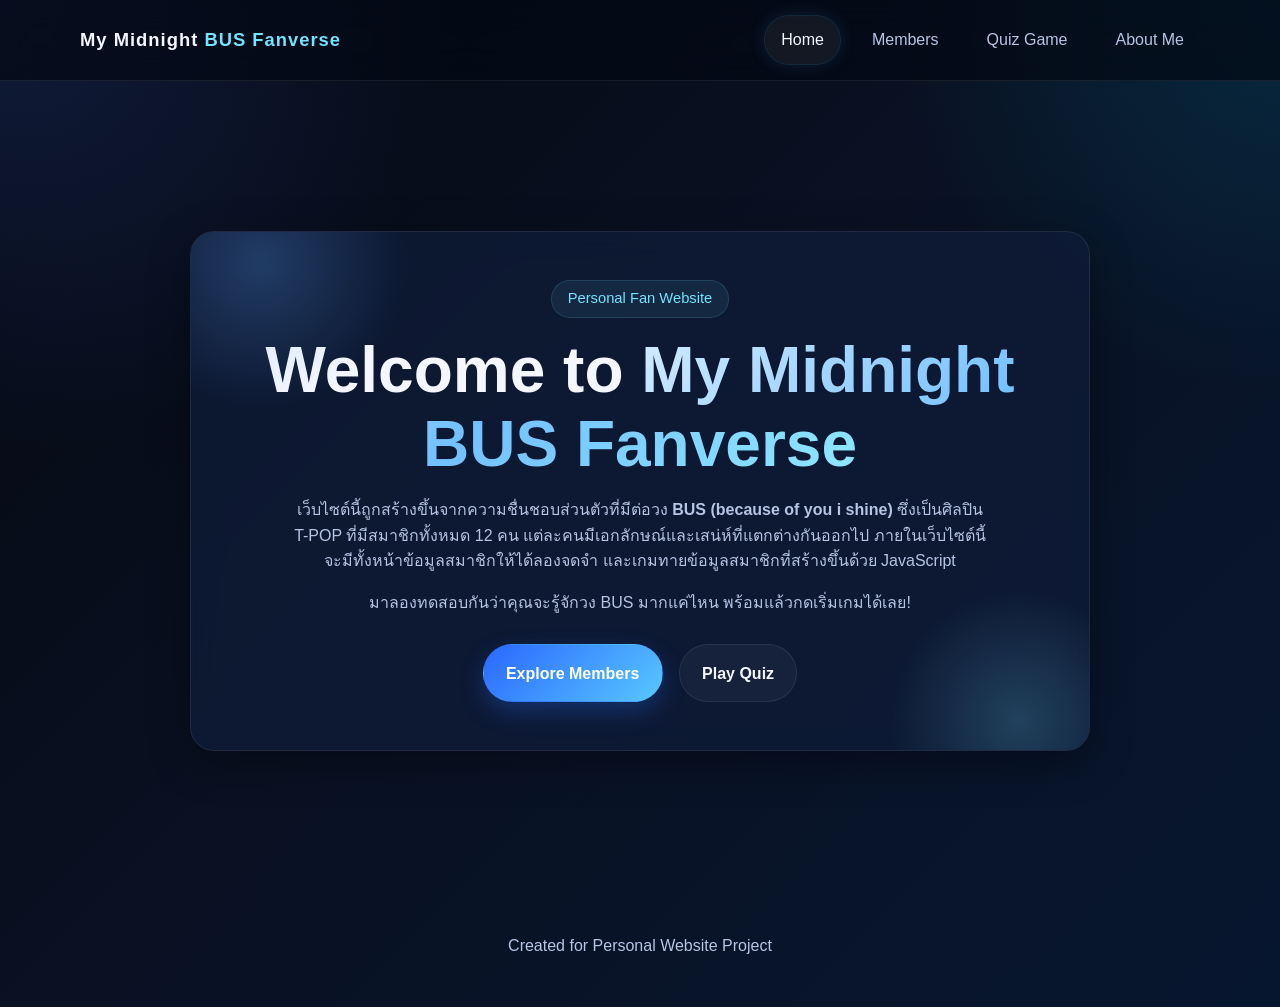
<file: index.html>
<!-- redeploy -->
<!DOCTYPE html>
<html lang="th">
<head>
  <meta charset="UTF-8" />
  <meta name="viewport" content="width=device-width, initial-scale=1.0" />
  <title>My Midnight BUS Fanverse</title>
  <link rel="stylesheet" href="style.css" />
</head>
<body>

  <header class="navbar">
    <div class="container navbar-inner">
      <a href="index.html" class="logo">My Midnight <span>BUS Fanverse</span></a>
      <nav class="nav-links">
        <a href="index.html" class="active">Home</a>
        <a href="members.html">Members</a>
        <a href="game.html">Quiz Game</a>
        <a href="about.html">About Me</a>
      </nav>
    </div>
  </header>

  <main>
    <section class="hero">
      <div class="container">
        <div class="hero-box">

          <p class="eyebrow">Personal Fan Website</p>

          <h1>
            Welcome to <span>My Midnight BUS Fanverse</span>
          </h1>

          <div class="hero-text">
            <p>
              เว็บไซต์นี้ถูกสร้างขึ้นจากความชื่นชอบส่วนตัวที่มีต่อวง
              <strong>BUS (because of you i shine)</strong>
              ซึ่งเป็นศิลปิน T-POP ที่มีสมาชิกทั้งหมด 12 คน
              แต่ละคนมีเอกลักษณ์และเสน่ห์ที่แตกต่างกันออกไป
              ภายในเว็บไซต์นี้จะมีทั้งหน้าข้อมูลสมาชิกให้ได้ลองจดจำ
              และเกมทายข้อมูลสมาชิกที่สร้างขึ้นด้วย JavaScript
            </p>


            <p>
              มาลองทดสอบกันว่าคุณจะรู้จักวง BUS มากแค่ไหน
              พร้อมแล้วกดเริ่มเกมได้เลย!
            </p>
          </div>

          <div class="btn-group">
            <a href="members.html" class="btn btn-primary">Explore Members</a>
            <a href="game.html" class="btn btn-secondary">Play Quiz</a>
          </div>

        </div>
      </div>
    </section>
  </main>

  <footer class="footer">
    <div class="container">
      <p>Created for Personal Website Project</p>
    </div>
  </footer>

</body>
</html>
</file>
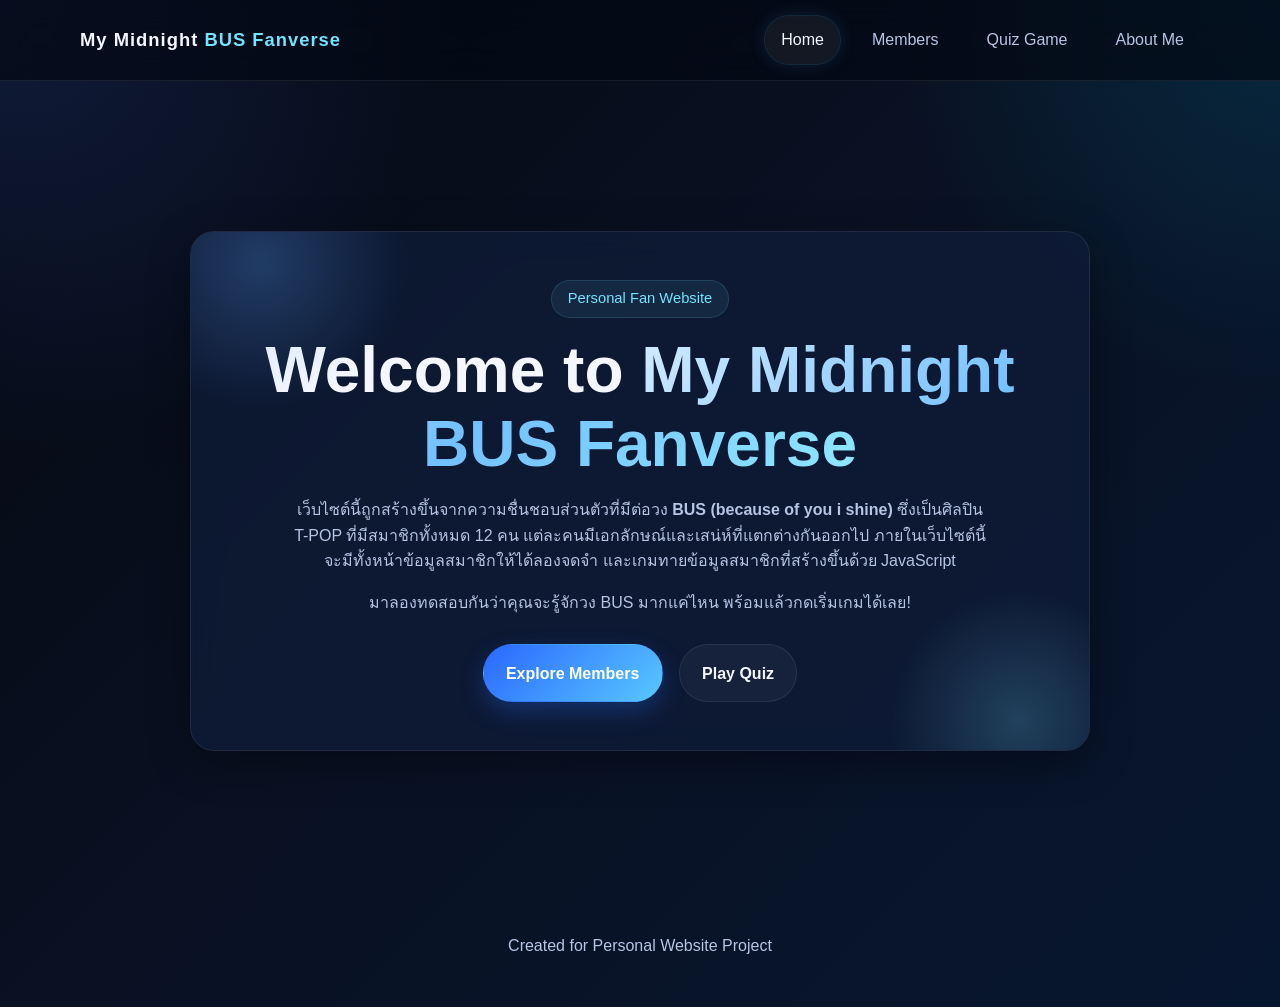
<file: My Midnight BUS Fanverse/index.html>
<!DOCTYPE html>
<html lang="th">
<head>
  <meta charset="UTF-8" />
  <meta name="viewport" content="width=device-width, initial-scale=1.0" />
  <title>My Midnight BUS Fanverse</title>
  <link rel="stylesheet" href="style.css" />
</head>
<body>

  <header class="navbar">
    <div class="container navbar-inner">
      <a href="index.html" class="logo">My Midnight <span>BUS Fanverse</span></a>
      <nav class="nav-links">
        <a href="index.html" class="active">Home</a>
        <a href="members.html">Members</a>
        <a href="game.html">Quiz Game</a>
        <a href="about.html">About Me</a>
      </nav>
    </div>
  </header>

  <main>
    <section class="hero">
      <div class="container">
        <div class="hero-box">

          <p class="eyebrow">Personal Fan Website</p>

          <h1>
            Welcome to <span>My Midnight BUS Fanverse</span>
          </h1>

          <div class="hero-text">
            <p>
              เว็บไซต์นี้ถูกสร้างขึ้นจากความชื่นชอบส่วนตัวที่มีต่อวง
              <strong>BUS (because of you i shine)</strong>
              ซึ่งเป็นศิลปิน T-POP ที่มีสมาชิกทั้งหมด 12 คน
              แต่ละคนมีเอกลักษณ์และเสน่ห์ที่แตกต่างกันออกไป
              ภายในเว็บไซต์นี้จะมีทั้งหน้าข้อมูลสมาชิกให้ได้ลองจดจำ
              และเกมทายข้อมูลสมาชิกที่สร้างขึ้นด้วย JavaScript
            </p>


            <p>
              มาลองทดสอบกันว่าคุณจะรู้จักวง BUS มากแค่ไหน
              พร้อมแล้วกดเริ่มเกมได้เลย!
            </p>
          </div>

          <div class="btn-group">
            <a href="members.html" class="btn btn-primary">Explore Members</a>
            <a href="game.html" class="btn btn-secondary">Play Quiz</a>
          </div>

        </div>
      </div>
    </section>
  </main>

  <footer class="footer">
    <div class="container">
      <p>Created for Personal Website Project</p>
    </div>
  </footer>

</body>
</html>
</file>
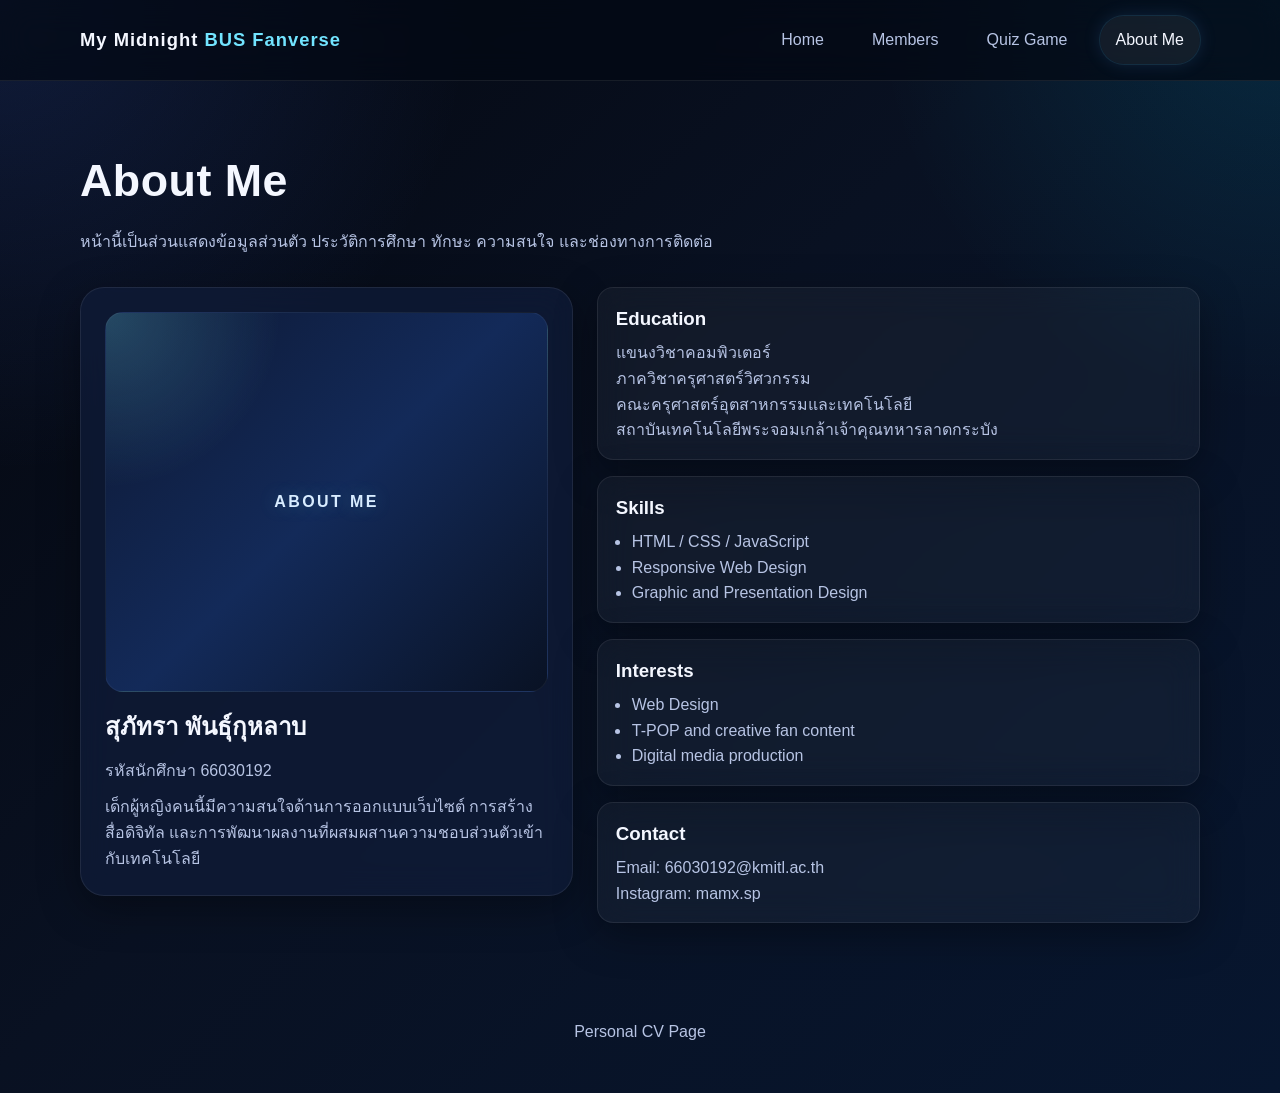
<file: about.html>
<!DOCTYPE html>
<html lang="th">
<head>
  <meta charset="UTF-8" />
  <meta name="viewport" content="width=device-width, initial-scale=1.0" />
  <title>About Me | My Midnight BUS Fanverse</title>
  <link rel="stylesheet" href="style.css" />
</head>
<body>
  <header class="navbar">
    <div class="container navbar-inner">
      <a href="index.html" class="logo">My Midnight <span>BUS Fanverse</span></a>
      <nav class="nav-links">
        <a href="index.html">Home</a>
        <a href="members.html">Members</a>
        <a href="game.html">Quiz Game</a>
        <a href="about.html" class="active">About Me</a>
      </nav>
    </div>
  </header>

  <main class="section">
    <div class="container">
      <h1 class="section-title">About Me</h1>
      <p class="section-desc">
        หน้านี้เป็นส่วนแสดงข้อมูลส่วนตัว ประวัติการศึกษา ทักษะ ความสนใจ และช่องทางการติดต่อ
      </p>

      <div class="about-grid">
        <div class="glass-card profile-card">
          <div class="profile-image">ABOUT ME</div>
          <h2>สุภัทรา พันธุ์กุหลาบ</h2>
          <p class="profile-text">
            รหัสนักศึกษา 66030192
          </p>
          <p class="profile-text">
            เด็กผู้หญิงคนนี้มีความสนใจด้านการออกแบบเว็บไซต์ การสร้างสื่อดิจิทัล
            และการพัฒนาผลงานที่ผสมผสานความชอบส่วนตัวเข้ากับเทคโนโลยี
          </p>
        </div>

        <div class="info-list">
          <div class="glass-card info-card info-item">
            <h3>Education</h3>
            <p>แขนงวิชาคอมพิวเตอร์</p>
            <p>ภาควิชาครุศาสตร์วิศวกรรม</p>
            <p>คณะครุศาสตร์อุตสาหกรรมและเทคโนโลยี</p>
            <p>สถาบันเทคโนโลยีพระจอมเกล้าเจ้าคุณทหารลาดกระบัง</p>
          </div>

          <div class="glass-card info-card info-item">
            <h3>Skills</h3>
            <ul>
              <li>HTML / CSS / JavaScript</li>
              <li>Responsive Web Design</li>
              <li>Graphic and Presentation Design</li>
            </ul>
          </div>

          <div class="glass-card info-card info-item">
            <h3>Interests</h3>
            <ul>
              <li>Web Design</li>
              <li>T-POP and creative fan content</li>
              <li>Digital media production</li>
            </ul>
          </div>

          <div class="glass-card info-card info-item">
            <h3>Contact</h3>
            <p>Email: 66030192@kmitl.ac.th</p>
            <p>Instagram: mamx.sp</p>
          </div>
        </div>
      </div>
    </div>
  </main>

  <footer class="footer">
    <div class="container">
      <p>Personal CV Page</p>
    </div>
  </footer>
</body>
</html>
</file>
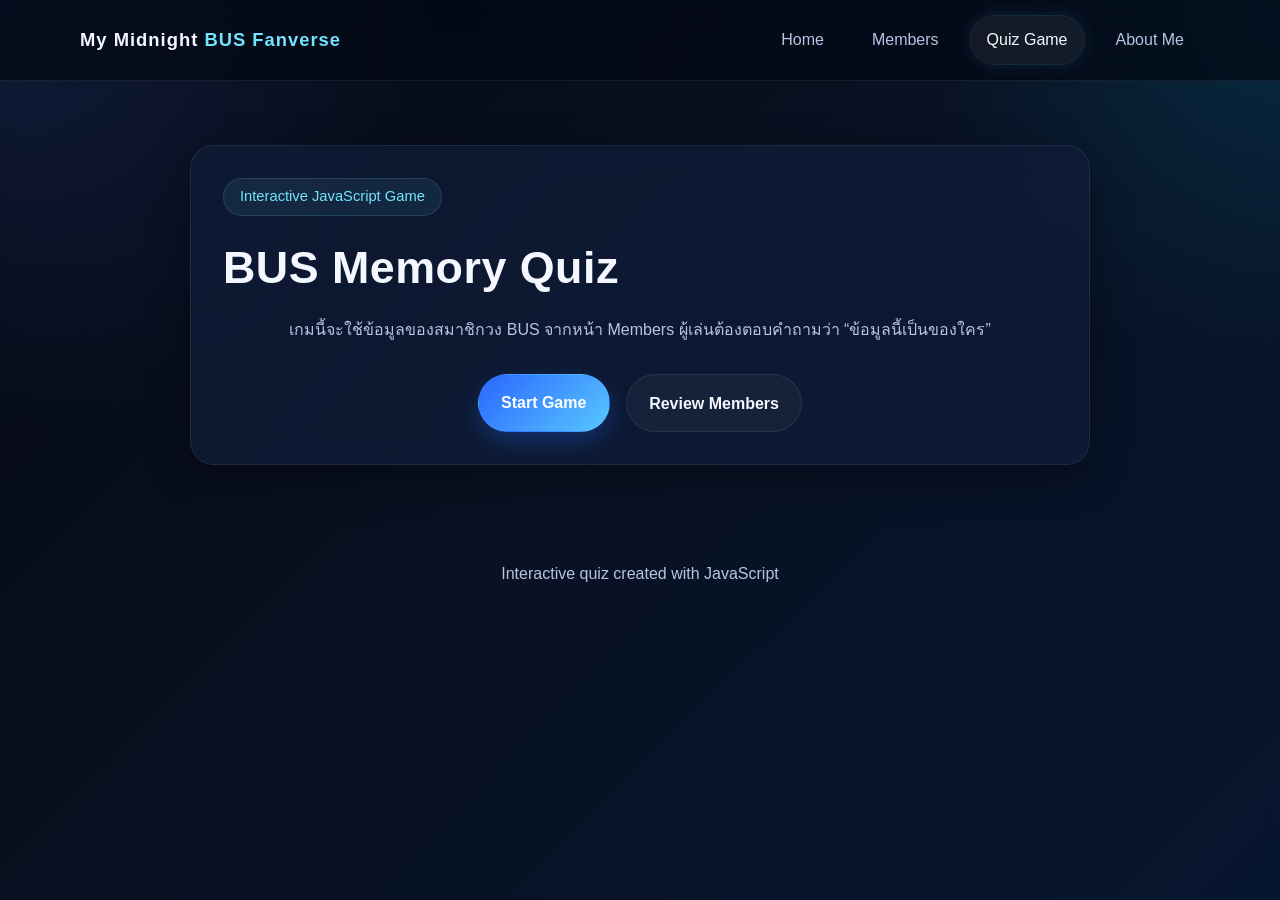
<file: game.html>
<!DOCTYPE html>
<html lang="th">
<head>
  <meta charset="UTF-8" />
  <meta name="viewport" content="width=device-width, initial-scale=1.0" />
  <title>Quiz Game | My Midnight BUS Fanverse</title>
  <link rel="stylesheet" href="style.css" />
</head>
<body>
  <header class="navbar">
    <div class="container navbar-inner">
      <a href="index.html" class="logo">My Midnight <span>BUS Fanverse</span></a>
      <nav class="nav-links">
        <a href="index.html">Home</a>
        <a href="members.html">Members</a>
        <a href="game.html" class="active">Quiz Game</a>
        <a href="about.html">About Me</a>
      </nav>
    </div>
  </header>

  <main class="section">
    <div class="container quiz-shell">

      <noscript>
        <section class="glass-card quiz-screen">
          <p class="eyebrow">JavaScript Required</p>
          <h1 class="section-title">BUS Memory Quiz</h1>
          <p class="section-desc center-text">
            เกมนี้ต้องเปิดใช้งาน JavaScript จึงจะสามารถเล่นได้
            กรุณาเปิด JavaScript ในเบราว์เซอร์ของคุณ แล้วรีเฟรชหน้าอีกครั้ง
          </p>
          <div class="btn-group center-buttons">
            <a href="members.html" class="btn btn-secondary">Back to Members</a>
          </div>
        </section>
      </noscript>

      <!-- หน้าเริ่มเกม -->
      <section class="glass-card quiz-screen" id="startScreen">
        <p class="eyebrow">Interactive JavaScript Game</p>
        <h1 class="section-title">BUS Memory Quiz</h1>
        <p class="section-desc center-text">
          เกมนี้จะใช้ข้อมูลของสมาชิกวง BUS จากหน้า Members
          ผู้เล่นต้องตอบคำถามว่า “ข้อมูลนี้เป็นของใคร”
        </p>



        <div class="btn-group center-buttons">
          <button class="btn btn-primary" id="startBtn">Start Game</button>
          <a href="members.html" class="btn btn-secondary">Review Members</a>
        </div>
      </section>

      <!-- หน้าเล่นเกม -->
      <section class="glass-card quiz-screen hidden" id="quizScreen">
        <div class="progress-bar">
          <div class="progress-fill" id="progressFill"></div>
        </div>

        <div class="quiz-meta">
          <p id="questionCount">Question 1 / 12</p>
          <p id="scoreText">Score: 0</p>
        </div>

        <h2 class="quiz-question" id="questionText">คำถามจะแสดงตรงนี้</h2>

        <div class="answer-grid" id="answerButtons"></div>

        <p class="feedback" id="feedback"></p>

        <div class="quiz-actions">
          <button class="btn btn-secondary hidden" id="nextBtn">Next Question</button>
        </div>
      </section>

      <!-- หน้าคะแนน -->
      <section class="glass-card score-screen hidden" id="scoreScreen">
        <p class="eyebrow">Final Result</p>
        <h1 class="section-title">Your Score</h1>

        <div class="score-circle">
          <span id="finalScore">0/12</span>
        </div>

        <h2 class="score-level" id="scoreLevel">BUS Fan Level</h2>
        <p class="section-desc center-text" id="scoreMessage">
          ข้อความสรุปผลจะขึ้นตรงนี้
        </p>

        <div class="btn-group center-buttons">
          <button class="btn btn-primary" id="restartBtn">Play Again</button>
          <a href="members.html" class="btn btn-secondary">Back to Members</a>
        </div>
      </section>

    </div>
  </main>

  <footer class="footer">
    <div class="container">
      <p>Interactive quiz created with JavaScript</p>
    </div>
  </footer>

  <script src="script.js"></script>
</body>
</html>
</file>
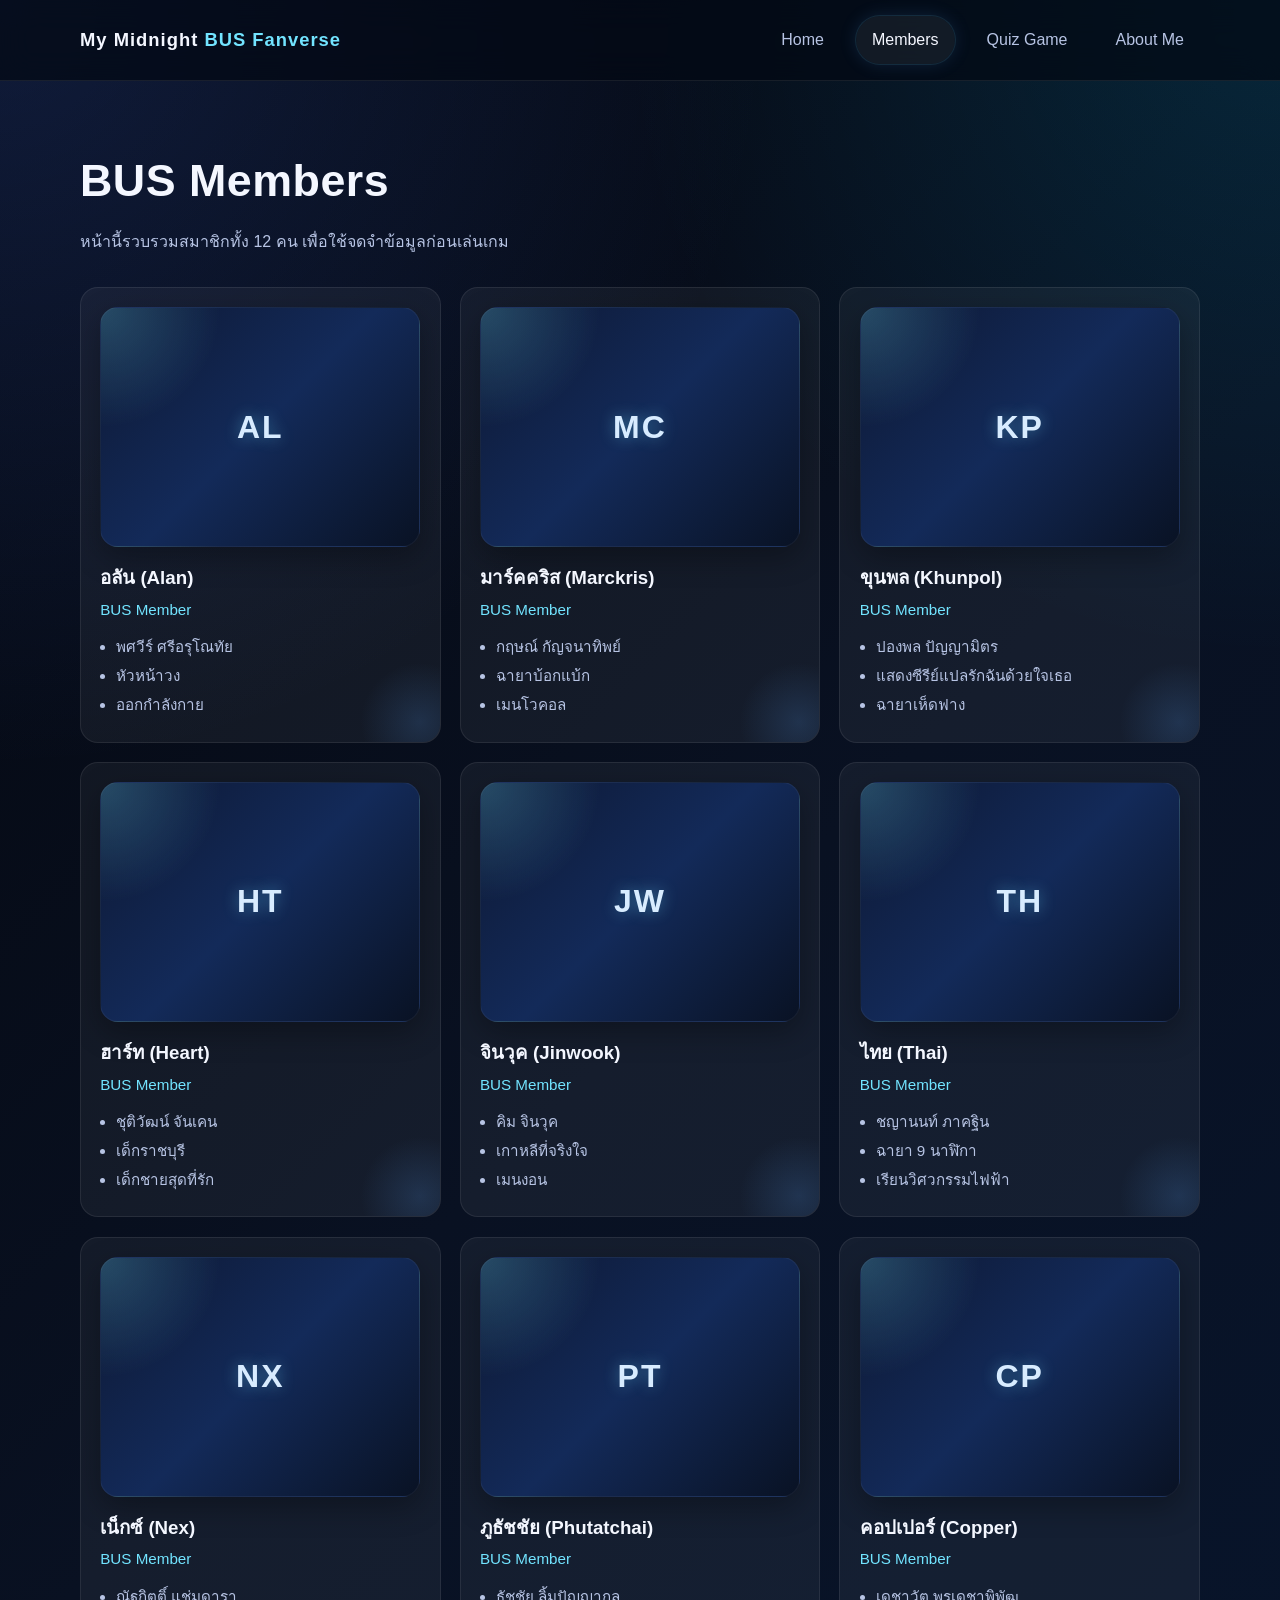
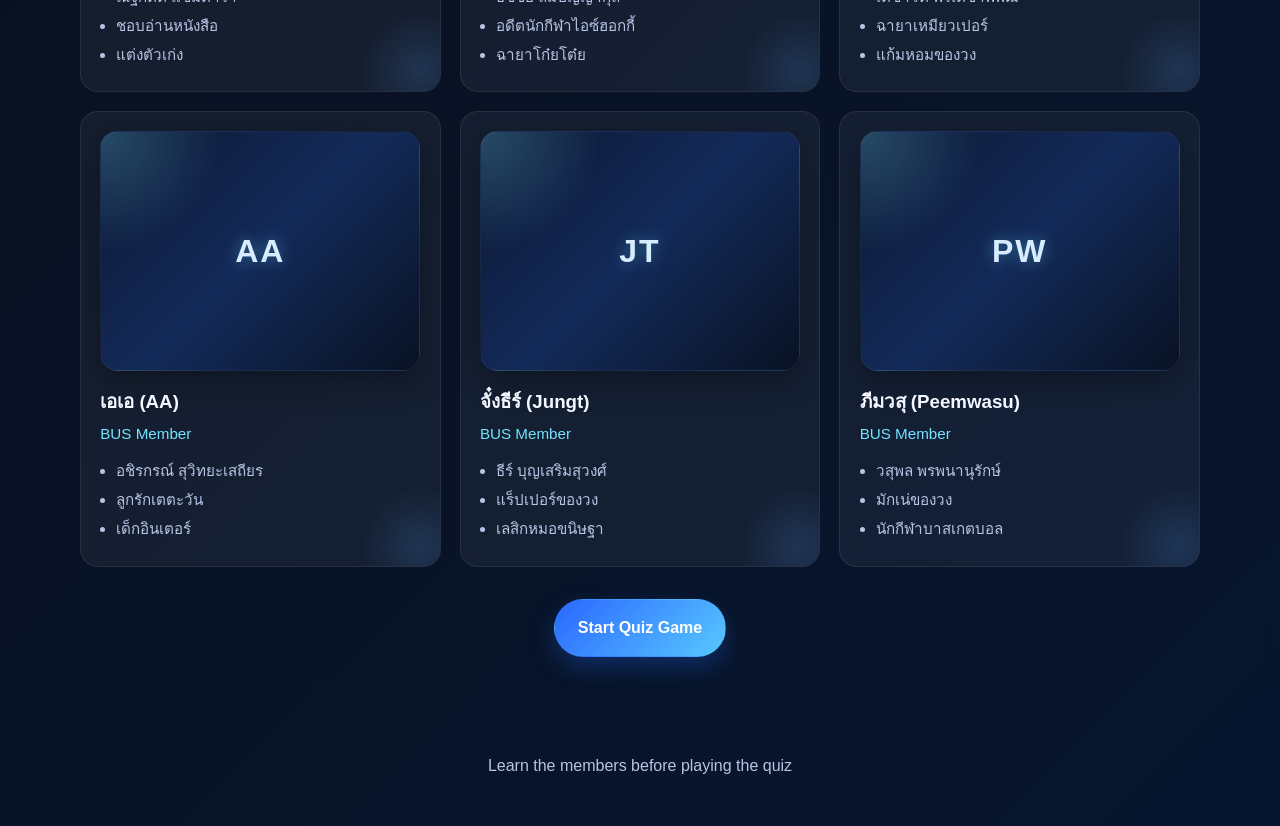
<file: members.html>
<!DOCTYPE html>
<html lang="th">
<head>
  <meta charset="UTF-8" />
  <meta name="viewport" content="width=device-width, initial-scale=1.0" />
  <title>Members | My Midnight BUS Fanverse</title>
  <link rel="stylesheet" href="style.css" />
</head>
<body>

  <header class="navbar">
    <div class="container navbar-inner">
      <a href="index.html" class="logo">My Midnight <span>BUS Fanverse</span></a>
      <nav class="nav-links">
        <a href="index.html">Home</a>
        <a href="members.html" class="active">Members</a>
        <a href="game.html">Quiz Game</a>
        <a href="about.html">About Me</a>
      </nav>
    </div>
  </header>

  <main class="section">
    <div class="container">
      <h1 class="section-title">BUS Members</h1>
      <p class="section-desc">
        หน้านี้รวบรวมสมาชิกทั้ง 12 คน เพื่อใช้จดจำข้อมูลก่อนเล่นเกม
      </p>

      <div class="member-grid">

        <!-- 1 -->
        <article class="member-card">
          <div class="member-avatar">AL</div>
          <h3>อลัน (Alan)</h3>
          <p class="member-role">BUS Member</p>
          <ul class="member-info">
            <li>พศวีร์ ศรีอรุโณทัย</li>
            <li>หัวหน้าวง</li>
            <li>ออกกำลังกาย</li>
          </ul>
        </article>

        <!-- 2 -->
        <article class="member-card">
          <div class="member-avatar">MC</div>
          <h3>มาร์คคริส (Marckris)</h3>
          <p class="member-role">BUS Member</p>
          <ul class="member-info">
            <li>กฤษณ์ กัญจนาทิพย์</li>
            <li>ฉายาบ้อกแบ้ก</li>
            <li>เมนโวคอล</li>
          </ul>
        </article>

        <!-- 3 -->
        <article class="member-card">
          <div class="member-avatar">KP</div>
          <h3>ขุนพล (Khunpol)</h3>
          <p class="member-role">BUS Member</p>
          <ul class="member-info">
            <li>ปองพล ปัญญามิตร</li>
            <li>แสดงซีรีย์แปลรักฉันด้วยใจเธอ</li>
            <li>ฉายาเห็ดฟาง</li>
          </ul>
        </article>

        <!-- 4 -->
        <article class="member-card">
          <div class="member-avatar">HT</div>
          <h3>ฮาร์ท (Heart)</h3>
          <p class="member-role">BUS Member</p>
          <ul class="member-info">
            <li>ชุติวัฒน์ จันเคน</li>
            <li>เด็กราชบุรี</li>
            <li>เด็กชายสุดที่รัก</li>
          </ul>
        </article>

        <!-- 5 -->
        <article class="member-card">
          <div class="member-avatar">JW</div>
          <h3>จินวุค (Jinwook)</h3>
          <p class="member-role">BUS Member</p>
          <ul class="member-info">
            <li>คิม จินวุค</li>
            <li>เกาหลีที่จริงใจ</li>
            <li>เมนงอน</li>
          </ul>
        </article>

        <!-- 6 -->
        <article class="member-card">
          <div class="member-avatar">TH</div>
          <h3>ไทย (Thai)</h3>
          <p class="member-role">BUS Member</p>
          <ul class="member-info">
            <li>ชญานนท์ ภาคฐิน</li>
            <li>ฉายา 9 นาฬิกา</li>
            <li>เรียนวิศวกรรมไฟฟ้า</li>
          </ul>
        </article>

        <!-- 7 -->
        <article class="member-card">
          <div class="member-avatar">NX</div>
          <h3>เน็กซ์ (Nex)</h3>
          <p class="member-role">BUS Member</p>
          <ul class="member-info">
            <li>ณัฐกิตติ์ แช่มดารา</li>
            <li>ชอบอ่านหนังสือ</li>
            <li>แต่งตัวเก่ง</li>
          </ul>
        </article>

        <!-- 8 -->
        <article class="member-card">
          <div class="member-avatar">PT</div>
          <h3>ภูธัชชัย (Phutatchai)</h3>
          <p class="member-role">BUS Member</p>
          <ul class="member-info">
            <li>ธัชชัย ลิ้มปัญญากุล</li>
            <li>อดีตนักกีฬาไอซ์ฮอกกี้</li>
            <li>ฉายาโก๋ยโต๋ย</li>
          </ul>
        </article>

        <!-- 9 -->
        <article class="member-card">
          <div class="member-avatar">CP</div>
          <h3>คอปเปอร์ (Copper)</h3>
          <p class="member-role">BUS Member</p>
          <ul class="member-info">
            <li>เดชาวัต พรเดชาพิพัฒ</li>
            <li>ฉายาเหมียวเปอร์</li>
            <li>แก้มหอมของวง</li>
          </ul>
        </article>

        <!-- 10 -->
        <article class="member-card">
          <div class="member-avatar">AA</div>
          <h3>เอเอ (AA)</h3>
          <p class="member-role">BUS Member</p>
          <ul class="member-info">
            <li>อชิรกรณ์ สุวิทยะเสถียร</li>
            <li>ลูกรักเตตะวัน</li>
            <li>เด็กอินเตอร์</li>
          </ul>
        </article>

        <!-- 11 -->
        <article class="member-card">
          <div class="member-avatar">JT</div>
          <h3>จั๋งธีร์ (Jungt)</h3>
          <p class="member-role">BUS Member</p>
          <ul class="member-info">
            <li>ธีร์ บุญเสริมสุวงศ์</li>
            <li>แร็ปเปอร์ของวง</li>
            <li>เลสิกหมอขนิษฐา</li>
          </ul>
        </article>

        <!-- 12 -->
        <article class="member-card">
          <div class="member-avatar">PW</div>
          <h3>ภีมวสุ (Peemwasu)</h3>
          <p class="member-role">BUS Member</p>
          <ul class="member-info">
            <li>วสุพล พรพนานุรักษ์</li>
            <li>มักเน่ของวง</li>
            <li>นักกีฬาบาสเกตบอล</li>
          </ul>
        </article>

      </div>

      <div class="btn-group" style="margin-top: 2rem; justify-content: center;">
        <a href="game.html" class="btn btn-primary">Start Quiz Game</a>
      </div>
    </div>
  </main>

  <footer class="footer">
    <div class="container">
      <p>Learn the members before playing the quiz</p>
    </div>
  </footer>

</body>
</html>
</file>
<file: style.css>
/* ========= GLOBAL ========= */
:root {
  --bg-main: #060b16;
  --bg-secondary: #0d1630;
  --card-bg: rgba(16, 28, 58, 0.72);
  --line: rgba(255, 255, 255, 0.08);
  --text-main: #f4f7ff;
  --text-soft: #b7c4e4;
  --blue: #5ea7ff;
  --cyan: #72e4ff;
  --navy-glow: rgba(94, 167, 255, 0.28);
  --shadow: 0 12px 40px rgba(0, 0, 0, 0.35);
  --radius-xl: 24px;
  --radius-lg: 18px;
}

* {
  margin: 0;
  padding: 0;
  box-sizing: border-box;
}

html {
  scroll-behavior: smooth;
}

body {
  font-family: "Segoe UI", Tahoma, sans-serif;
  background:
    radial-gradient(circle at top left, rgba(70, 120, 255, 0.18), transparent 28%),
    radial-gradient(circle at top right, rgba(0, 210, 255, 0.12), transparent 24%),
    linear-gradient(135deg, #04070f, #091122 45%, #07162f 100%);
  color: var(--text-main);
  min-height: 100vh;
  line-height: 1.6;
}

img {
  max-width: 100%;
  display: block;
}

a {
  color: inherit;
  text-decoration: none;
}

ul {
  list-style: none;
}

/* ========= LAYOUT ========= */
.container {
  width: min(1120px, calc(100% - 2rem));
  margin: 0 auto;
}

.section {
  padding: 4rem 0;
}

.section-title {
  font-size: clamp(1.8rem, 4vw, 2.8rem);
  margin-bottom: 0.8rem;
  letter-spacing: 0.5px;
}

.section-desc {
  color: var(--text-soft);
  max-width: 760px;
  margin-bottom: 2rem;
}

/* ========= NAVBAR ========= */
.navbar {
  position: sticky;
  top: 0;
  z-index: 100;
  backdrop-filter: blur(16px);
  background: rgba(4, 9, 20, 0.72);
  border-bottom: 1px solid var(--line);
}

.navbar-inner {
  display: flex;
  align-items: center;
  justify-content: space-between;
  padding: 1rem 0;
  gap: 1rem;
}

.logo {
  font-size: 1.15rem;
  font-weight: 700;
  letter-spacing: 1px;
}

.logo span {
  color: var(--cyan);
}

.nav-links {
  display: flex;
  gap: 1rem;
  flex-wrap: wrap;
}

.nav-links a {
  padding: 0.7rem 1rem;
  border-radius: 999px;
  color: var(--text-soft);
  transition: 0.25s ease;
}

.nav-links a:hover,
.nav-links a.active {
  color: var(--text-main);
  background: rgba(255, 255, 255, 0.06);
  box-shadow: 0 0 0 1px rgba(114, 228, 255, 0.1), 0 0 18px rgba(94, 167, 255, 0.15);
}

/* ========= BUTTON ========= */
.btn-group {
  display: flex;
  gap: 1rem;
  flex-wrap: wrap;
}

.btn {
  display: inline-flex;
  align-items: center;
  justify-content: center;
  padding: 0.95rem 1.4rem;
  border-radius: 999px;
  font-weight: 600;
  border: 1px solid transparent;
  transition: 0.25s ease;
  cursor: pointer;
  font-size: 1rem;
}

.btn-primary {
  background: linear-gradient(135deg, #2a67ff, #58c8ff);
  color: white;
  box-shadow: 0 10px 24px rgba(37, 113, 255, 0.28);
}

.btn-primary:hover {
  transform: translateY(-2px);
  box-shadow: 0 14px 32px rgba(37, 113, 255, 0.4);
}

.btn-secondary {
  background: rgba(255, 255, 255, 0.04);
  border-color: rgba(255, 255, 255, 0.08);
  color: var(--text-main);
}

.btn-secondary:hover {
  transform: translateY(-2px);
  border-color: rgba(114, 228, 255, 0.35);
  box-shadow: 0 0 22px rgba(94, 167, 255, 0.18);
}

/* ========= COMMON CARD ========= */
.glass-card {
  background: var(--card-bg);
  border: 1px solid var(--line);
  border-radius: var(--radius-xl);
  box-shadow: var(--shadow);
  backdrop-filter: blur(16px);
}

/* ========= HERO (HOME) ========= */
.hero {
  min-height: calc(100vh - 80px);
  display: flex;
  align-items: center;
  justify-content: center;
  padding: 4rem 0;
  text-align: center;
}

.hero-box {
  width: 100%;
  max-width: 900px;
  margin: 0 auto;
  text-align: center;
  padding: 3rem 2rem;
  background: var(--card-bg);
  border: 1px solid var(--line);
  border-radius: var(--radius-xl);
  box-shadow: var(--shadow);
  backdrop-filter: blur(16px);
  position: relative;
  overflow: hidden;
}

.hero-box::before {
  content: "";
  position: absolute;
  width: 300px;
  height: 300px;
  top: -120px;
  left: -80px;
  border-radius: 50%;
  background: radial-gradient(circle, rgba(94, 167, 255, 0.25), transparent 70%);
}

.hero-box::after {
  content: "";
  position: absolute;
  width: 260px;
  height: 260px;
  bottom: -100px;
  right: -60px;
  border-radius: 50%;
  background: radial-gradient(circle, rgba(114, 228, 255, 0.2), transparent 70%);
}

.eyebrow {
  display: inline-block;
  margin: 0 auto 1rem;
  padding: 0.4rem 1rem;
  border-radius: 999px;
  font-size: 0.92rem;
  color: var(--cyan);
  background: rgba(114, 228, 255, 0.08);
  border: 1px solid rgba(114, 228, 255, 0.15);
}

.hero-box h1 {
  font-size: clamp(2.4rem, 5vw, 4rem);
  line-height: 1.15;
  margin: 0 auto 1rem;
}

.hero-box h1 span {
  background: linear-gradient(135deg, #d2ebff, #72c0ff, #8fe8ff);
  -webkit-background-clip: text;
  -webkit-text-fill-color: transparent;
}

.hero-text {
  max-width: 700px;
  margin: 0 auto;
  text-align: center;
}

.hero-text p {
  color: var(--text-soft);
  margin-bottom: 1rem;
}

.hero .btn-group {
  margin-top: 1.8rem;
  justify-content: center;
}

/* ========= FEATURE / HOME CARDS ========= */
.feature-grid {
  display: grid;
  grid-template-columns: repeat(3, 1fr);
  gap: 1.2rem;
  margin-top: 2rem;
}

.feature-card {
  padding: 1.4rem;
  border-radius: var(--radius-lg);
  background: rgba(255, 255, 255, 0.04);
  border: 1px solid var(--line);
  transition: 0.25s ease;
}

.feature-card:hover {
  transform: translateY(-4px);
  box-shadow: 0 0 24px var(--navy-glow);
}

.feature-card h3 {
  margin-bottom: 0.6rem;
}

.feature-card p {
  color: var(--text-soft);
}

/* ========= MEMBER GRID ========= */
.member-grid {
  display: grid;
  grid-template-columns: repeat(3, 1fr);
  gap: 1.2rem;
}

.member-card {
  padding: 1.2rem;
  border-radius: var(--radius-lg);
  background: rgba(255, 255, 255, 0.05);
  border: 1px solid var(--line);
  transition: 0.25s ease;
  position: relative;
  overflow: hidden;
}

.member-card::after {
  content: "";
  position: absolute;
  inset: auto -40px -40px auto;
  width: 120px;
  height: 120px;
  border-radius: 50%;
  background: radial-gradient(circle, rgba(94, 167, 255, 0.16), transparent 70%);
}

.member-card:hover {
  transform: translateY(-6px);
  box-shadow: 0 0 30px rgba(94, 167, 255, 0.18);
}

.member-card h3 {
  margin-bottom: 0.3rem;
  position: relative;
  z-index: 1;
}

.member-role {
  color: var(--cyan);
  font-size: 0.95rem;
  margin-bottom: 0.8rem;
  position: relative;
  z-index: 1;
}

.member-info {
  margin-top: 0.8rem;
  padding-left: 1rem;
  list-style: disc;
  position: relative;
  z-index: 1;
}

.member-info li {
  color: var(--text-soft);
  margin-bottom: 0.3rem;
  font-size: 0.95rem;
}

.member-avatar {
  width: 100%;
  height: 240px;
  border-radius: 18px;
  display: flex;
  align-items: center;
  justify-content: center;
  font-size: 2rem;
  font-weight: bold;
  letter-spacing: 2px;
  color: #d8ecff;
  background:
    radial-gradient(circle at top left, rgba(114, 228, 255, 0.25), transparent 30%),
    linear-gradient(135deg, #0d1833, #132a59, #091224);
  border: 1px solid rgba(255,255,255,0.05);
  box-shadow: 0 10px 30px rgba(0,0,0,0.3);
  text-shadow: 0 0 15px rgba(114,228,255,0.4);
  transition: 0.3s ease;
  margin-bottom: 1rem;
  position: relative;
  z-index: 1;
}

.member-card:hover .member-avatar {
  transform: scale(1.05);
  box-shadow: 0 0 30px rgba(94,167,255,0.3);
}

/* ========= QUIZ ========= */
.hidden {
  display: none !important;
}

.quiz-shell {
  max-width: 900px;
  margin: 0 auto;
}

.quiz-screen,
.score-screen {
  padding: 2rem;
}

.center-text {
  text-align: center;
  margin-left: auto;
  margin-right: auto;
}

.center-buttons {
  justify-content: center;
}

.quiz-start-info {
  display: flex;
  justify-content: center;
  gap: 0.8rem;
  flex-wrap: wrap;
  margin: 1.5rem 0 2rem;
}

.info-pill {
  padding: 0.65rem 1rem;
  border-radius: 999px;
  background: rgba(255, 255, 255, 0.05);
  border: 1px solid var(--line);
  color: var(--text-soft);
}

.quiz-play-screen {
  min-height: 520px;
}

.quiz-meta {
  display: flex;
  justify-content: space-between;
  gap: 1rem;
  color: var(--text-soft);
  margin-bottom: 1rem;
  flex-wrap: wrap;
}

.quiz-question {
  font-size: clamp(1.3rem, 3vw, 2rem);
  margin-bottom: 1.5rem;
}

.answer-grid {
  display: grid;
  grid-template-columns: 1fr 1fr;
  gap: 1rem;
}

.answer-btn {
  width: 100%;
  text-align: left;
  padding: 1rem 1.1rem;
  border-radius: 16px;
  border: 1px solid rgba(255,255,255,0.1);
  background: rgba(255,255,255,0.04);
  color: var(--text-main);
  cursor: pointer;
  transition: 0.25s ease;
  font-size: 1rem;
}

.answer-btn:hover:not(:disabled) {
  transform: translateY(-3px);
  box-shadow: 0 0 24px rgba(94, 167, 255, 0.18);
  border-color: rgba(114, 228, 255, 0.35);
}

.answer-btn.correct {
  background: rgba(44, 181, 116, 0.22);
  border-color: rgba(44, 181, 116, 0.8);
}

.answer-btn.wrong {
  background: rgba(255, 76, 116, 0.18);
  border-color: rgba(255, 76, 116, 0.8);
}

.answer-btn:disabled {
  cursor: not-allowed;
  opacity: 0.92;
}

.feedback {
  margin-top: 1.2rem;
  color: var(--cyan);
  min-height: 28px;
  font-weight: 600;
}

.quiz-actions {
  margin-top: 1.4rem;
  display: flex;
  gap: 1rem;
  flex-wrap: wrap;
}

.progress-bar {
  width: 100%;
  height: 10px;
  border-radius: 999px;
  background: rgba(255, 255, 255, 0.08);
  overflow: hidden;
  margin-bottom: 1.3rem;
}

.progress-fill {
  height: 100%;
  width: 0%;
  background: linear-gradient(135deg, #2a67ff, #72e4ff);
  transition: width 0.3s ease;
}

/* ========= SCORE ========= */
.score-screen {
  min-height: 520px;
  display: flex;
  flex-direction: column;
  justify-content: center;
  text-align: center;
}

.score-circle {
  width: 180px;
  height: 180px;
  margin: 1.5rem auto;
  border-radius: 50%;
  display: flex;
  align-items: center;
  justify-content: center;
  background:
    radial-gradient(circle at top left, rgba(114, 228, 255, 0.22), transparent 35%),
    linear-gradient(135deg, #10214a, #183777, #0c1735);
  border: 1px solid rgba(255,255,255,0.08);
  box-shadow: 0 0 30px rgba(94, 167, 255, 0.22);
}

.score-circle span {
  font-size: 2rem;
  font-weight: 700;
  color: #ffffff;
}

.score-level {
  font-size: 1.8rem;
  margin-bottom: 1rem;
  color: var(--cyan);
}

/* ========= ABOUT ========= */
.about-grid {
  display: grid;
  grid-template-columns: 0.9fr 1.1fr;
  gap: 1.5rem;
  align-items: start;
}

.profile-card,
.info-card {
  padding: 1.5rem;
}

.profile-card img {
  width: 100%;
  max-height: 420px;
  object-fit: cover;
  border-radius: 18px;
  margin-bottom: 1rem;
}

.profile-image {
  width: 100%;
  min-height: 380px;
  border-radius: 18px;
  margin-bottom: 1rem;
  display: flex;
  align-items: center;
  justify-content: center;
  background:
    radial-gradient(circle at top left, rgba(114, 228, 255, 0.24), transparent 30%),
    linear-gradient(135deg, #0d1833, #132a59, #091224);
  border: 1px solid rgba(255,255,255,0.05);
  color: #d8ecff;
  font-weight: 700;
  letter-spacing: 0.15rem;
  text-shadow: 0 0 18px rgba(114, 228, 255, 0.25);
}

.profile-text {
  color: var(--text-soft);
  margin-top: 0.7rem;
}

.info-list {
  display: grid;
  gap: 1rem;
}

.info-item {
  padding: 1rem 1.1rem;
  border-radius: 16px;
  background: rgba(255,255,255,0.04);
  border: 1px solid var(--line);
}

.info-item h3 {
  margin-bottom: 0.4rem;
}

.info-item p,
.info-item li {
  color: var(--text-soft);
}

.info-item ul {
  padding-left: 1rem;
  list-style: disc;
}

/* ========= FOOTER ========= */
.footer {
  padding: 2rem 0 3rem;
  color: var(--text-soft);
  text-align: center;
}

/* ========= RESPONSIVE ========= */
@media (max-width: 960px) {
  .about-grid,
  .feature-grid,
  .member-grid {
    grid-template-columns: 1fr 1fr;
  }
}

@media (max-width: 768px) {
  .hero-box {
    padding: 2rem 1.2rem;
  }

  .hero .btn-group {
    flex-direction: column;
    align-items: center;
  }

  .hero .btn {
    width: 100%;
    max-width: 260px;
  }
}

@media (max-width: 720px) {
  .navbar-inner {
    flex-direction: column;
    align-items: flex-start;
  }

  .nav-links {
    width: 100%;
    flex-wrap: wrap;
  }

  .about-grid,
  .feature-grid,
  .member-grid,
  .answer-grid {
    grid-template-columns: 1fr;
  }

  .hero {
    min-height: auto;
    padding-top: 3rem;
  }

  .quiz-intro,
  .quiz-box,
  .quiz-result,
  .quiz-screen,
  .score-screen {
    padding: 1.4rem;
  }

  .score-circle {
    width: 150px;
    height: 150px;
  }

  .score-circle span {
    font-size: 1.6rem;
  }

  .score-level {
    font-size: 1.4rem;
  }

  .btn {
    width: 100%;
  }
}
</file>
<file: My Midnight BUS Fanverse/style.css>
/* ========= GLOBAL ========= */
:root {
  --bg-main: #060b16;
  --bg-secondary: #0d1630;
  --card-bg: rgba(16, 28, 58, 0.72);
  --line: rgba(255, 255, 255, 0.08);
  --text-main: #f4f7ff;
  --text-soft: #b7c4e4;
  --blue: #5ea7ff;
  --cyan: #72e4ff;
  --navy-glow: rgba(94, 167, 255, 0.28);
  --shadow: 0 12px 40px rgba(0, 0, 0, 0.35);
  --radius-xl: 24px;
  --radius-lg: 18px;
}

* {
  margin: 0;
  padding: 0;
  box-sizing: border-box;
}

html {
  scroll-behavior: smooth;
}

body {
  font-family: "Segoe UI", Tahoma, sans-serif;
  background:
    radial-gradient(circle at top left, rgba(70, 120, 255, 0.18), transparent 28%),
    radial-gradient(circle at top right, rgba(0, 210, 255, 0.12), transparent 24%),
    linear-gradient(135deg, #04070f, #091122 45%, #07162f 100%);
  color: var(--text-main);
  min-height: 100vh;
  line-height: 1.6;
}

img {
  max-width: 100%;
  display: block;
}

a {
  color: inherit;
  text-decoration: none;
}

ul {
  list-style: none;
}

/* ========= LAYOUT ========= */
.container {
  width: min(1120px, calc(100% - 2rem));
  margin: 0 auto;
}

.section {
  padding: 4rem 0;
}

.section-title {
  font-size: clamp(1.8rem, 4vw, 2.8rem);
  margin-bottom: 0.8rem;
  letter-spacing: 0.5px;
}

.section-desc {
  color: var(--text-soft);
  max-width: 760px;
  margin-bottom: 2rem;
}

/* ========= NAVBAR ========= */
.navbar {
  position: sticky;
  top: 0;
  z-index: 100;
  backdrop-filter: blur(16px);
  background: rgba(4, 9, 20, 0.72);
  border-bottom: 1px solid var(--line);
}

.navbar-inner {
  display: flex;
  align-items: center;
  justify-content: space-between;
  padding: 1rem 0;
  gap: 1rem;
}

.logo {
  font-size: 1.15rem;
  font-weight: 700;
  letter-spacing: 1px;
}

.logo span {
  color: var(--cyan);
}

.nav-links {
  display: flex;
  gap: 1rem;
  flex-wrap: wrap;
}

.nav-links a {
  padding: 0.7rem 1rem;
  border-radius: 999px;
  color: var(--text-soft);
  transition: 0.25s ease;
}

.nav-links a:hover,
.nav-links a.active {
  color: var(--text-main);
  background: rgba(255, 255, 255, 0.06);
  box-shadow: 0 0 0 1px rgba(114, 228, 255, 0.1), 0 0 18px rgba(94, 167, 255, 0.15);
}

/* ========= BUTTON ========= */
.btn-group {
  display: flex;
  gap: 1rem;
  flex-wrap: wrap;
}

.btn {
  display: inline-flex;
  align-items: center;
  justify-content: center;
  padding: 0.95rem 1.4rem;
  border-radius: 999px;
  font-weight: 600;
  border: 1px solid transparent;
  transition: 0.25s ease;
  cursor: pointer;
  font-size: 1rem;
}

.btn-primary {
  background: linear-gradient(135deg, #2a67ff, #58c8ff);
  color: white;
  box-shadow: 0 10px 24px rgba(37, 113, 255, 0.28);
}

.btn-primary:hover {
  transform: translateY(-2px);
  box-shadow: 0 14px 32px rgba(37, 113, 255, 0.4);
}

.btn-secondary {
  background: rgba(255, 255, 255, 0.04);
  border-color: rgba(255, 255, 255, 0.08);
  color: var(--text-main);
}

.btn-secondary:hover {
  transform: translateY(-2px);
  border-color: rgba(114, 228, 255, 0.35);
  box-shadow: 0 0 22px rgba(94, 167, 255, 0.18);
}

/* ========= COMMON CARD ========= */
.glass-card {
  background: var(--card-bg);
  border: 1px solid var(--line);
  border-radius: var(--radius-xl);
  box-shadow: var(--shadow);
  backdrop-filter: blur(16px);
}

/* ========= HERO (HOME) ========= */
.hero {
  min-height: calc(100vh - 80px);
  display: flex;
  align-items: center;
  justify-content: center;
  padding: 4rem 0;
  text-align: center;
}

.hero-box {
  width: 100%;
  max-width: 900px;
  margin: 0 auto;
  text-align: center;
  padding: 3rem 2rem;
  background: var(--card-bg);
  border: 1px solid var(--line);
  border-radius: var(--radius-xl);
  box-shadow: var(--shadow);
  backdrop-filter: blur(16px);
  position: relative;
  overflow: hidden;
}

.hero-box::before {
  content: "";
  position: absolute;
  width: 300px;
  height: 300px;
  top: -120px;
  left: -80px;
  border-radius: 50%;
  background: radial-gradient(circle, rgba(94, 167, 255, 0.25), transparent 70%);
}

.hero-box::after {
  content: "";
  position: absolute;
  width: 260px;
  height: 260px;
  bottom: -100px;
  right: -60px;
  border-radius: 50%;
  background: radial-gradient(circle, rgba(114, 228, 255, 0.2), transparent 70%);
}

.eyebrow {
  display: inline-block;
  margin: 0 auto 1rem;
  padding: 0.4rem 1rem;
  border-radius: 999px;
  font-size: 0.92rem;
  color: var(--cyan);
  background: rgba(114, 228, 255, 0.08);
  border: 1px solid rgba(114, 228, 255, 0.15);
}

.hero-box h1 {
  font-size: clamp(2.4rem, 5vw, 4rem);
  line-height: 1.15;
  margin: 0 auto 1rem;
}

.hero-box h1 span {
  background: linear-gradient(135deg, #d2ebff, #72c0ff, #8fe8ff);
  -webkit-background-clip: text;
  -webkit-text-fill-color: transparent;
}

.hero-text {
  max-width: 700px;
  margin: 0 auto;
  text-align: center;
}

.hero-text p {
  color: var(--text-soft);
  margin-bottom: 1rem;
}

.hero .btn-group {
  margin-top: 1.8rem;
  justify-content: center;
}

/* ========= FEATURE / HOME CARDS ========= */
.feature-grid {
  display: grid;
  grid-template-columns: repeat(3, 1fr);
  gap: 1.2rem;
  margin-top: 2rem;
}

.feature-card {
  padding: 1.4rem;
  border-radius: var(--radius-lg);
  background: rgba(255, 255, 255, 0.04);
  border: 1px solid var(--line);
  transition: 0.25s ease;
}

.feature-card:hover {
  transform: translateY(-4px);
  box-shadow: 0 0 24px var(--navy-glow);
}

.feature-card h3 {
  margin-bottom: 0.6rem;
}

.feature-card p {
  color: var(--text-soft);
}

/* ========= MEMBER GRID ========= */
.member-grid {
  display: grid;
  grid-template-columns: repeat(3, 1fr);
  gap: 1.2rem;
}

.member-card {
  padding: 1.2rem;
  border-radius: var(--radius-lg);
  background: rgba(255, 255, 255, 0.05);
  border: 1px solid var(--line);
  transition: 0.25s ease;
  position: relative;
  overflow: hidden;
}

.member-card::after {
  content: "";
  position: absolute;
  inset: auto -40px -40px auto;
  width: 120px;
  height: 120px;
  border-radius: 50%;
  background: radial-gradient(circle, rgba(94, 167, 255, 0.16), transparent 70%);
}

.member-card:hover {
  transform: translateY(-6px);
  box-shadow: 0 0 30px rgba(94, 167, 255, 0.18);
}

.member-card h3 {
  margin-bottom: 0.3rem;
  position: relative;
  z-index: 1;
}

.member-role {
  color: var(--cyan);
  font-size: 0.95rem;
  margin-bottom: 0.8rem;
  position: relative;
  z-index: 1;
}

.member-info {
  margin-top: 0.8rem;
  padding-left: 1rem;
  list-style: disc;
  position: relative;
  z-index: 1;
}

.member-info li {
  color: var(--text-soft);
  margin-bottom: 0.3rem;
  font-size: 0.95rem;
}

.member-avatar {
  width: 100%;
  height: 240px;
  border-radius: 18px;
  display: flex;
  align-items: center;
  justify-content: center;
  font-size: 2rem;
  font-weight: bold;
  letter-spacing: 2px;
  color: #d8ecff;
  background:
    radial-gradient(circle at top left, rgba(114, 228, 255, 0.25), transparent 30%),
    linear-gradient(135deg, #0d1833, #132a59, #091224);
  border: 1px solid rgba(255,255,255,0.05);
  box-shadow: 0 10px 30px rgba(0,0,0,0.3);
  text-shadow: 0 0 15px rgba(114,228,255,0.4);
  transition: 0.3s ease;
  margin-bottom: 1rem;
  position: relative;
  z-index: 1;
}

.member-card:hover .member-avatar {
  transform: scale(1.05);
  box-shadow: 0 0 30px rgba(94,167,255,0.3);
}

/* ========= QUIZ ========= */
.hidden {
  display: none !important;
}

.quiz-shell {
  max-width: 900px;
  margin: 0 auto;
}

.quiz-screen,
.score-screen {
  padding: 2rem;
}

.center-text {
  text-align: center;
  margin-left: auto;
  margin-right: auto;
}

.center-buttons {
  justify-content: center;
}

.quiz-start-info {
  display: flex;
  justify-content: center;
  gap: 0.8rem;
  flex-wrap: wrap;
  margin: 1.5rem 0 2rem;
}

.info-pill {
  padding: 0.65rem 1rem;
  border-radius: 999px;
  background: rgba(255, 255, 255, 0.05);
  border: 1px solid var(--line);
  color: var(--text-soft);
}

.quiz-play-screen {
  min-height: 520px;
}

.quiz-meta {
  display: flex;
  justify-content: space-between;
  gap: 1rem;
  color: var(--text-soft);
  margin-bottom: 1rem;
  flex-wrap: wrap;
}

.quiz-question {
  font-size: clamp(1.3rem, 3vw, 2rem);
  margin-bottom: 1.5rem;
}

.answer-grid {
  display: grid;
  grid-template-columns: 1fr 1fr;
  gap: 1rem;
}

.answer-btn {
  width: 100%;
  text-align: left;
  padding: 1rem 1.1rem;
  border-radius: 16px;
  border: 1px solid rgba(255,255,255,0.1);
  background: rgba(255,255,255,0.04);
  color: var(--text-main);
  cursor: pointer;
  transition: 0.25s ease;
  font-size: 1rem;
}

.answer-btn:hover:not(:disabled) {
  transform: translateY(-3px);
  box-shadow: 0 0 24px rgba(94, 167, 255, 0.18);
  border-color: rgba(114, 228, 255, 0.35);
}

.answer-btn.correct {
  background: rgba(44, 181, 116, 0.22);
  border-color: rgba(44, 181, 116, 0.8);
}

.answer-btn.wrong {
  background: rgba(255, 76, 116, 0.18);
  border-color: rgba(255, 76, 116, 0.8);
}

.answer-btn:disabled {
  cursor: not-allowed;
  opacity: 0.92;
}

.feedback {
  margin-top: 1.2rem;
  color: var(--cyan);
  min-height: 28px;
  font-weight: 600;
}

.quiz-actions {
  margin-top: 1.4rem;
  display: flex;
  gap: 1rem;
  flex-wrap: wrap;
}

.progress-bar {
  width: 100%;
  height: 10px;
  border-radius: 999px;
  background: rgba(255, 255, 255, 0.08);
  overflow: hidden;
  margin-bottom: 1.3rem;
}

.progress-fill {
  height: 100%;
  width: 0%;
  background: linear-gradient(135deg, #2a67ff, #72e4ff);
  transition: width 0.3s ease;
}

/* ========= SCORE ========= */
.score-screen {
  min-height: 520px;
  display: flex;
  flex-direction: column;
  justify-content: center;
  text-align: center;
}

.score-circle {
  width: 180px;
  height: 180px;
  margin: 1.5rem auto;
  border-radius: 50%;
  display: flex;
  align-items: center;
  justify-content: center;
  background:
    radial-gradient(circle at top left, rgba(114, 228, 255, 0.22), transparent 35%),
    linear-gradient(135deg, #10214a, #183777, #0c1735);
  border: 1px solid rgba(255,255,255,0.08);
  box-shadow: 0 0 30px rgba(94, 167, 255, 0.22);
}

.score-circle span {
  font-size: 2rem;
  font-weight: 700;
  color: #ffffff;
}

.score-level {
  font-size: 1.8rem;
  margin-bottom: 1rem;
  color: var(--cyan);
}

/* ========= ABOUT ========= */
.about-grid {
  display: grid;
  grid-template-columns: 0.9fr 1.1fr;
  gap: 1.5rem;
  align-items: start;
}

.profile-card,
.info-card {
  padding: 1.5rem;
}

.profile-card img {
  width: 100%;
  max-height: 420px;
  object-fit: cover;
  border-radius: 18px;
  margin-bottom: 1rem;
}

.profile-image {
  width: 100%;
  min-height: 380px;
  border-radius: 18px;
  margin-bottom: 1rem;
  display: flex;
  align-items: center;
  justify-content: center;
  background:
    radial-gradient(circle at top left, rgba(114, 228, 255, 0.24), transparent 30%),
    linear-gradient(135deg, #0d1833, #132a59, #091224);
  border: 1px solid rgba(255,255,255,0.05);
  color: #d8ecff;
  font-weight: 700;
  letter-spacing: 0.15rem;
  text-shadow: 0 0 18px rgba(114, 228, 255, 0.25);
}

.profile-text {
  color: var(--text-soft);
  margin-top: 0.7rem;
}

.info-list {
  display: grid;
  gap: 1rem;
}

.info-item {
  padding: 1rem 1.1rem;
  border-radius: 16px;
  background: rgba(255,255,255,0.04);
  border: 1px solid var(--line);
}

.info-item h3 {
  margin-bottom: 0.4rem;
}

.info-item p,
.info-item li {
  color: var(--text-soft);
}

.info-item ul {
  padding-left: 1rem;
  list-style: disc;
}

/* ========= FOOTER ========= */
.footer {
  padding: 2rem 0 3rem;
  color: var(--text-soft);
  text-align: center;
}

/* ========= RESPONSIVE ========= */
@media (max-width: 960px) {
  .about-grid,
  .feature-grid,
  .member-grid {
    grid-template-columns: 1fr 1fr;
  }
}

@media (max-width: 768px) {
  .hero-box {
    padding: 2rem 1.2rem;
  }

  .hero .btn-group {
    flex-direction: column;
    align-items: center;
  }

  .hero .btn {
    width: 100%;
    max-width: 260px;
  }
}

@media (max-width: 720px) {
  .navbar-inner {
    flex-direction: column;
    align-items: flex-start;
  }

  .nav-links {
    width: 100%;
    flex-wrap: wrap;
  }

  .about-grid,
  .feature-grid,
  .member-grid,
  .answer-grid {
    grid-template-columns: 1fr;
  }

  .hero {
    min-height: auto;
    padding-top: 3rem;
  }

  .quiz-intro,
  .quiz-box,
  .quiz-result,
  .quiz-screen,
  .score-screen {
    padding: 1.4rem;
  }

  .score-circle {
    width: 150px;
    height: 150px;
  }

  .score-circle span {
    font-size: 1.6rem;
  }

  .score-level {
    font-size: 1.4rem;
  }

  .btn {
    width: 100%;
  }
}
</file>
